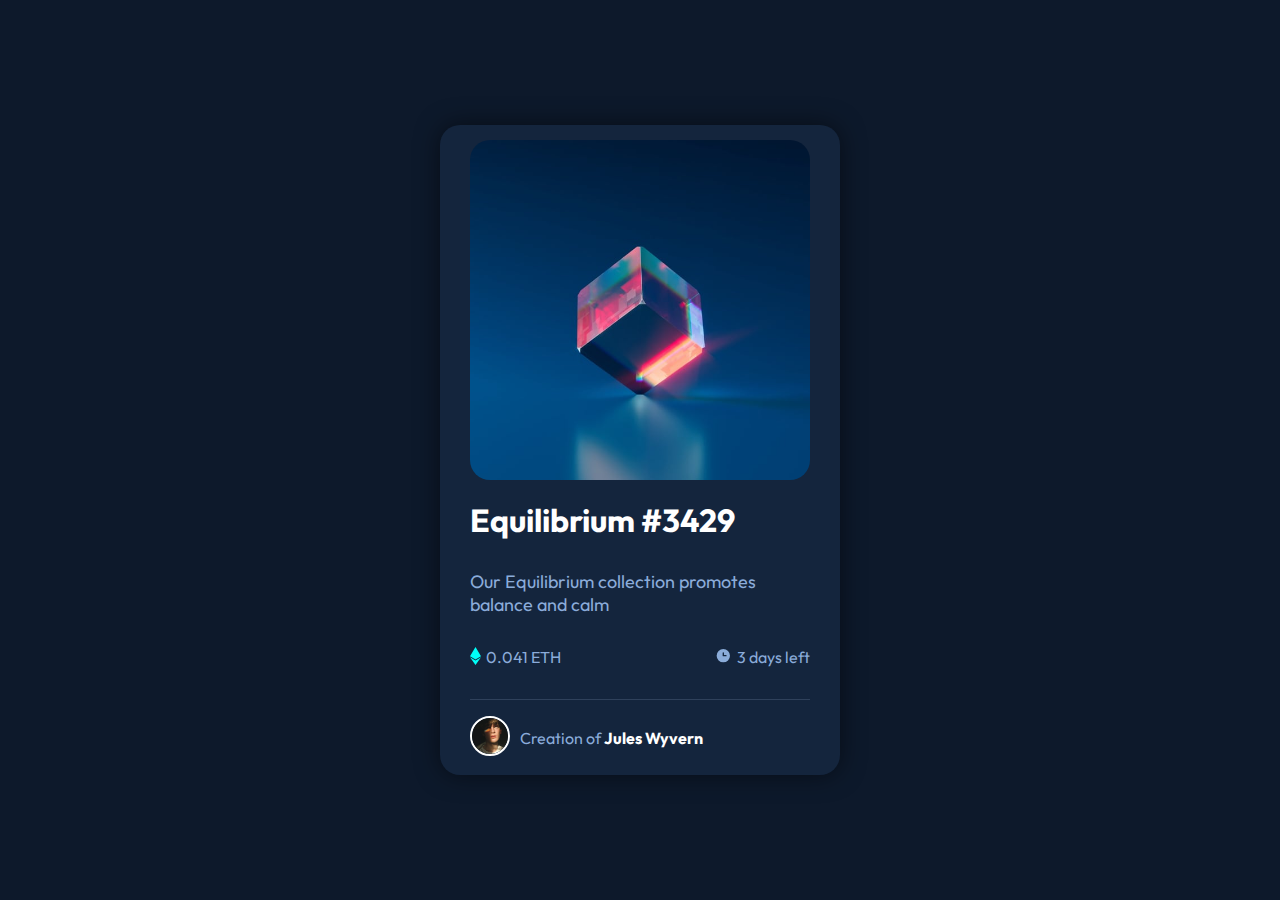
<file: index.html>
<!DOCTYPE html>
<html lang="en">
<head>
   <meta charset="UTF-8">
    <meta http-equiv="X-UA-Compatible" content="IE=edge">
    <meta name="viewport" content="width=device-width, initial-scale=1.0">
    <link rel="stylesheet" href="/css/style.css">
    <link rel="preconnect" href="https://fonts.googleapis.com">
    <link rel="preconnect" href="https://fonts.gstatic.com" crossorigin>
    <link href="https://fonts.googleapis.com/css2?family=Outfit:wght@400;500;600&display=swap" rel="stylesheet">
    
    <title>Document</title>
</head>
<body>
    <main class="card">
        <section class="card__img">
                <img src="/assets/nft-preview-card-component-main/images/icon-view.svg" alt="">
                <img src="/assets/nft-preview-card-component-main/images/image-equilibrium.jpg" alt="">
        </section>
        <section class="card__title">
            <h1>Equilibrium #3429</h1>
        </section>
        <section class="card__text">
            <p>Our Equilibrium collection promotes balance and calm</p>
        </section>
        <section class="card__info">
            <div class="info__align ">
                <span><img src="/assets/nft-preview-card-component-main/images/icon-ethereum.svg" alt=""></span>
                <p>0.041 ETH</p>
            </div>
            <div class="info__align right">
                <span><img src="/assets/nft-preview-card-component-main/images/icon-clock.svg" alt=""></span>
                <p>3 days left</p>
            </div>
        </section>
        <section class="card__creator">
            <span><img src="/assets/nft-preview-card-component-main/images/image-avatar.png" alt=""></span>
            <p>Creation of <b>Jules Wyvern</b></p>
        </section>
    </main>
</body>
</html>
</file>
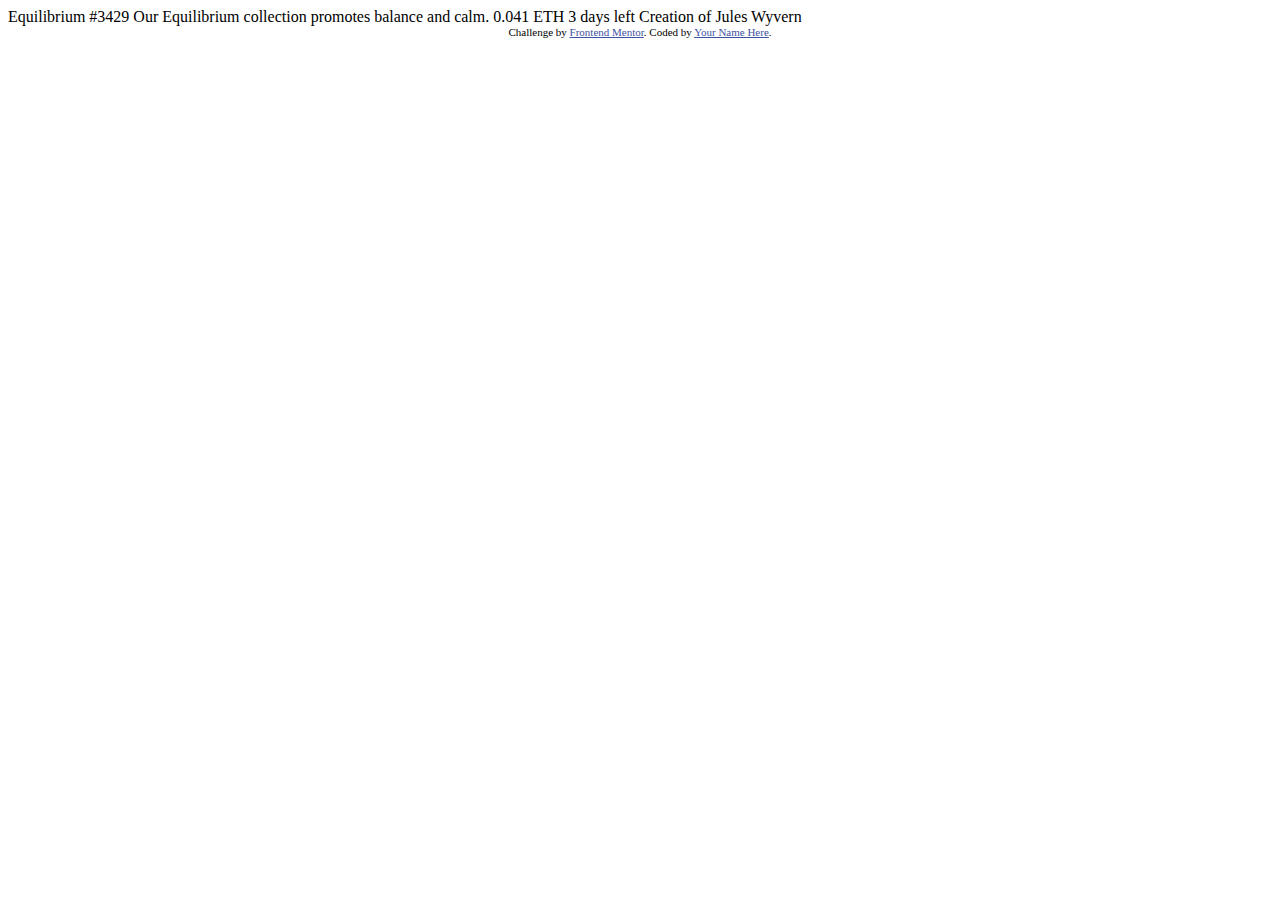
<file: assets/nft-preview-card-component-main/index.html>
<!DOCTYPE html>
<html lang="en">
<head>
  <meta charset="UTF-8">
  <meta name="viewport" content="width=device-width, initial-scale=1.0"> <!-- displays site properly based on user's device -->

  <link rel="icon" type="image/png" sizes="32x32" href="./images/favicon-32x32.png">
  
  <title>Frontend Mentor | NFT preview card component</title>

  <!-- Feel free to remove these styles or customise in your own stylesheet 👍 -->
  <style>
    .attribution { font-size: 11px; text-align: center; }
    .attribution a { color: hsl(228, 45%, 44%); }
  </style>
</head>
<body>

  Equilibrium #3429

  Our Equilibrium collection promotes balance and calm.

  0.041 ETH
  3 days left
  
  Creation of Jules Wyvern

  <div class="attribution">
    Challenge by <a href="https://www.frontendmentor.io?ref=challenge" target="_blank">Frontend Mentor</a>. 
    Coded by <a href="#">Your Name Here</a>.
  </div>
</body>
</html>
</file>
<file: css/style.css>
:root
{
    --Soft-blue: hsl(215, 51%, 70%);
    --Cyan: hsl(178, 100%, 50%);
    /*Main*/
    --Very-dark-main: hsl(217, 54%, 11%);
    /*Card*/
    --Very-dark-card: hsl(216, 50%, 16%);
    /*linea*/
    --Very-dark-blue: hsl(215, 32%, 27%);
    --White: hsl(0, 0%, 100%);
}
*
{
    padding: 0;
    margin: 0;
    box-sizing: border-box;
}
body{
    display: grid;
    place-items: center;
    width: 100vw;
    height: 100vh;
    background: var(--Very-dark-main);
    font-family: 'Outfit', sans-serif;
    color: white;
}
p
{
    color: var(--Soft-blue);
}
.card
{
    width: 400px;
    height: 650px;
    display: grid;
    padding: 0 30px;
    grid-template-rows: auto;
    border-radius: 20px;
    background: var(--Very-dark-card);
    box-shadow: 0px 0px 25px 0px rgba(0,0,0,0.5);
}
/*img*/
.card__img
{
    place-self: center;
    position: relative;
}
.card__img img:nth-child(1)
{
    visibility: hidden;
    position: absolute;
    inset: 0;
    margin: auto;
    z-index: 1;

}
.card__img img:nth-child(2)
{
    
    width: 340px;
    height: 340px;
    border-radius: 20px;
}
/*title*/
.card__title h1
{
    font-weight: bolder;
    
}
/*paraphrase*/
.card__text p
{
    font-size: 18px;
} 
/*Card info*/
.card__info 
{
    display: grid;
    grid-template-columns: 1fr 1fr;
    border-bottom: 1px solid var(--Very-dark-blue);
}
.info__align
{
    display: flex;
    
    
}
.info__align p
{
    margin-left: 5px;
}
.right
{
    justify-self:end;
}
/*Card creator bottom*/
.card__creator
{
    display: flex;
    place-items: center;
    align-self: center;
    
}
.card__creator img
{
    width: 40px;
    height: 40px;
    margin-right: 10px;
    border-radius: 50%;
    border: 2px solid var(--White);
}
.card__creator b
{
    color: var(--White);
}
/*Hovers*/
.card__img:hover > img:nth-child(1)
{
    visibility:visible;
}
.card__img:hover > img:nth-child(2)
{
    filter: brightness(2) invert(0.4) contrast(3);
    cursor: pointer;
}
.card__creator b:hover, .card__title h1:hover
{
    color:var(--Soft-blue);
    cursor: pointer;
}
/*Media query*/
@media screen and (max-width:375px) {
    .card
    {
        width: 375px;
        justify-content: center;
    }
}
</file>
